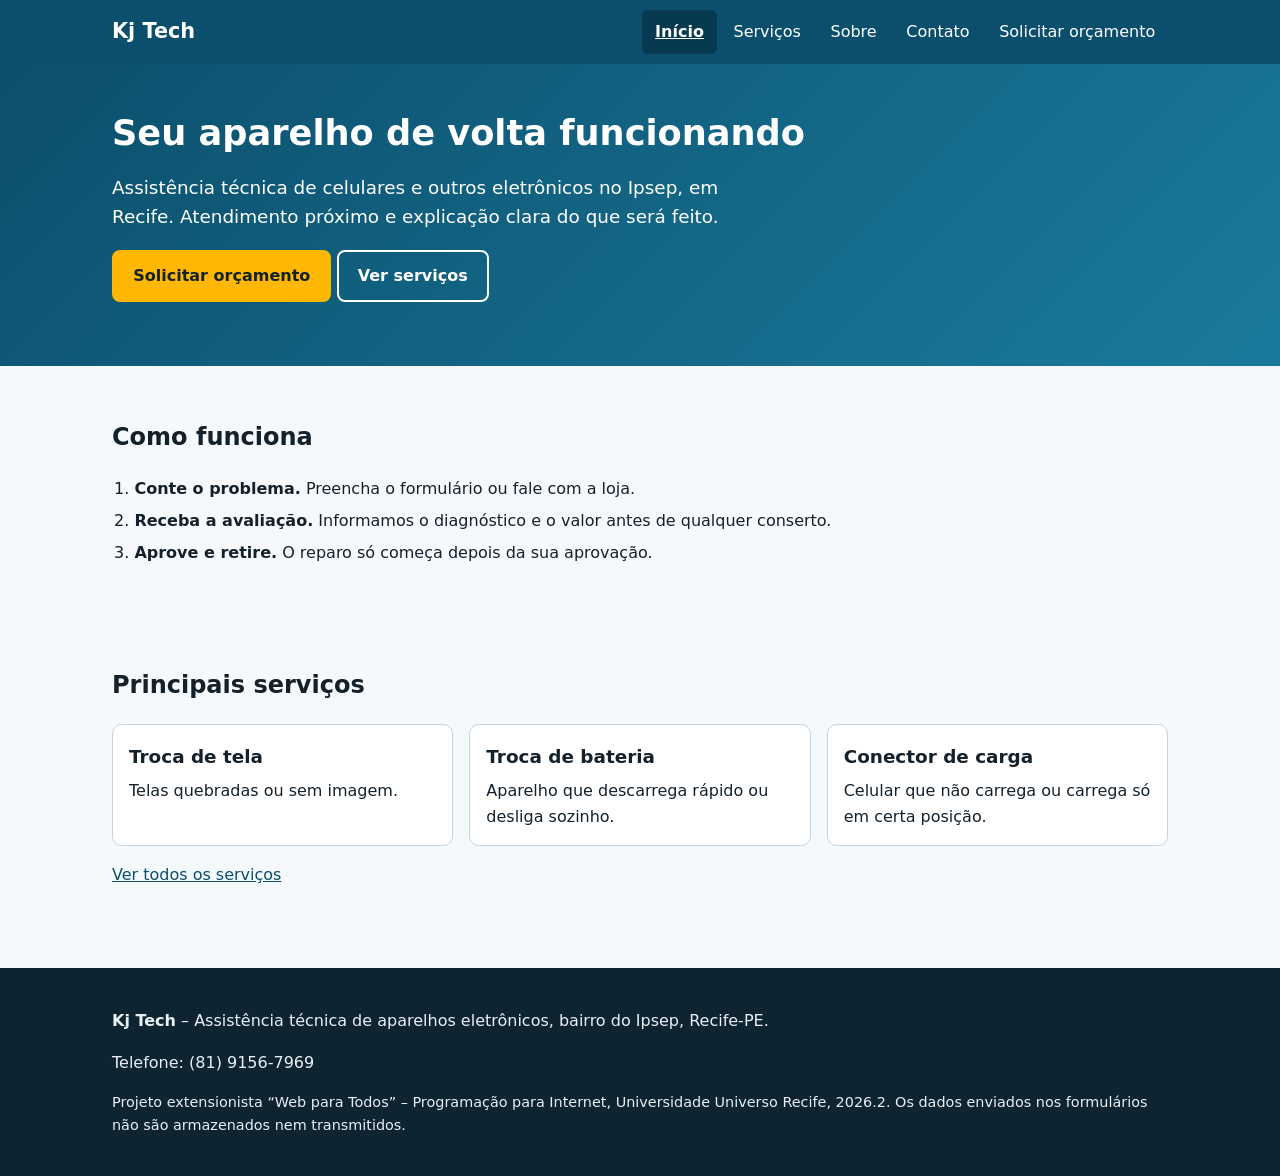
<file: index.html>
<!DOCTYPE html>
<html lang="pt-BR"><head><meta charset="UTF-8"><meta http-equiv="refresh" content="0; url=entrega-3/index.html"><title>Kj Tech</title></head>
<body><p><a href="entrega-3/index.html">Ir para o site da Kj Tech</a></p></body></html>
</file>
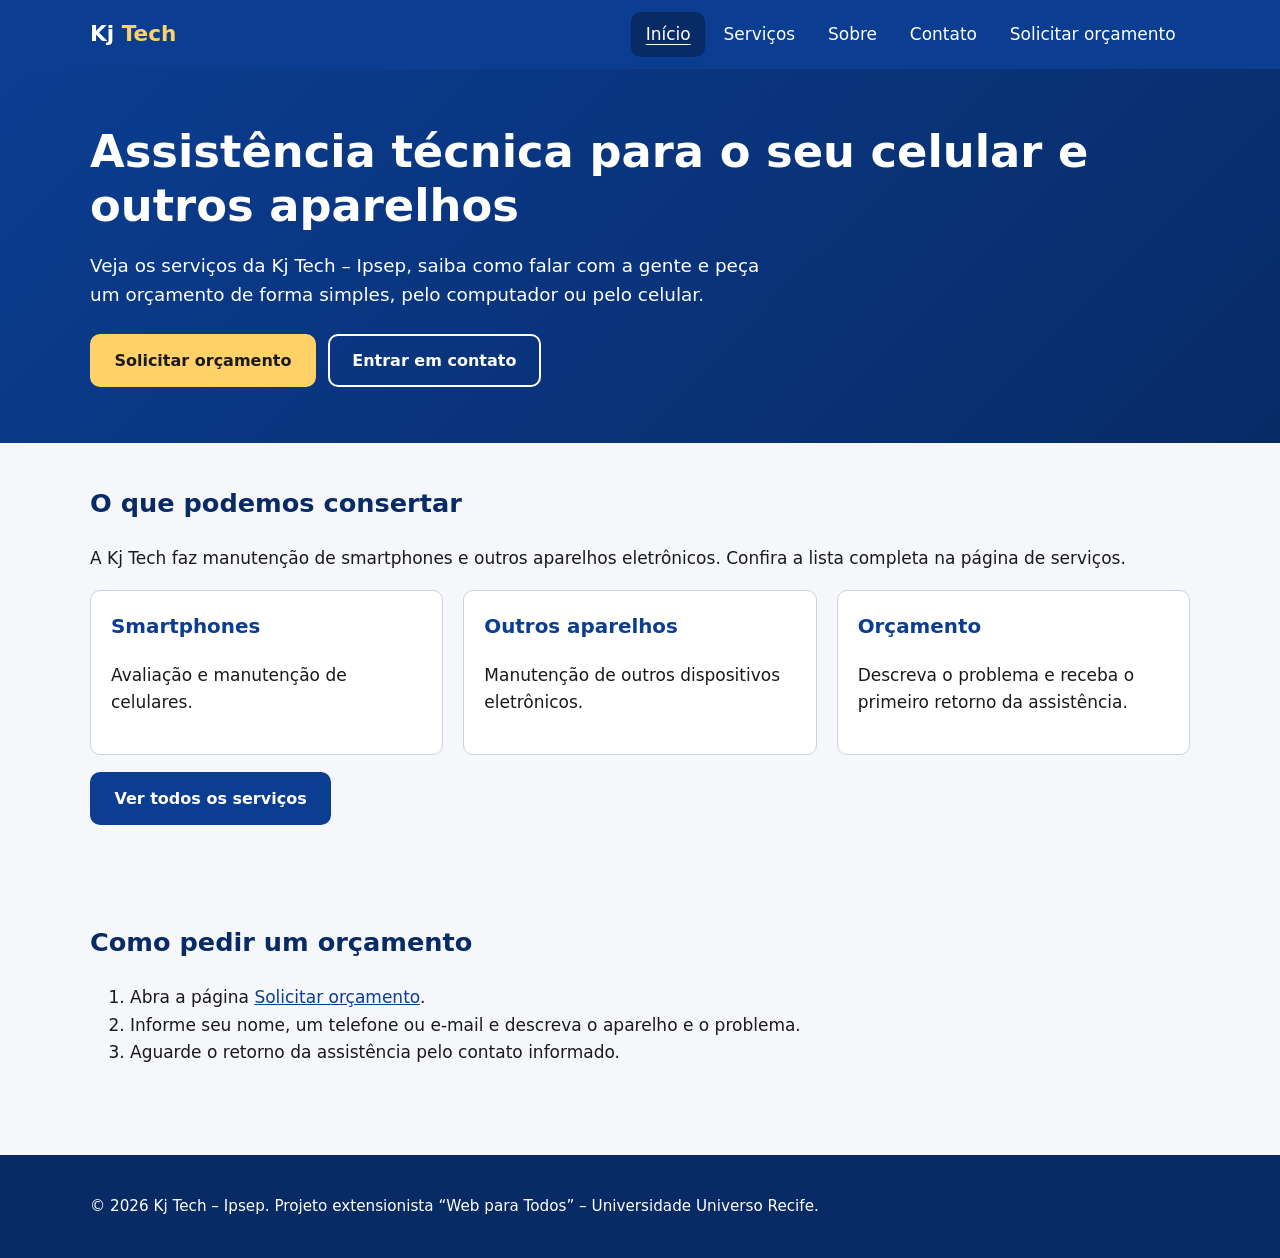
<file: entrega-2/index.html>
<!DOCTYPE html>
<html lang="pt-BR">
<head>
  <meta charset="UTF-8">
  <meta name="viewport" content="width=device-width, initial-scale=1">
  <meta name="description" content="Kj Tech – Ipsep: assistência técnica de smartphones e outros aparelhos eletrônicos.">
  <title>Kj Tech – Assistência Técnica | Início</title>
  <link rel="stylesheet" href="css/style.css">
</head>
<body>
  <a class="link-pular" href="#conteudo">Pular para o conteúdo</a>

  <header class="cabecalho">
    <div class="container">
      <a class="marca" href="index.html">Kj <span>Tech</span></a>
      <button class="menu-botao" id="menu-botao" aria-expanded="false" aria-controls="menu-principal">Menu</button>
      <nav class="menu" id="menu-principal" aria-label="Menu principal">
        <ul>
          <li><a href="index.html" aria-current="page">Início</a></li>
          <li><a href="servicos.html">Serviços</a></li>
          <li><a href="sobre.html">Sobre</a></li>
          <li><a href="contato.html">Contato</a></li>
          <li><a href="orcamento.html">Solicitar orçamento</a></li>
        </ul>
      </nav>
    </div>
  </header>

  <main id="conteudo">
    <section class="heroi" aria-labelledby="titulo-heroi">
      <div class="container">
        <h1 id="titulo-heroi">Assistência técnica para o seu celular e outros aparelhos</h1>
        <p>Veja os serviços da Kj Tech – Ipsep, saiba como falar com a gente e peça um orçamento de forma simples, pelo computador ou pelo celular.</p>
        <div class="acoes">
          <a class="botao" href="orcamento.html">Solicitar orçamento</a>
          <a class="botao botao-secundario" href="contato.html">Entrar em contato</a>
        </div>
      </div>
    </section>

    <section aria-labelledby="titulo-servicos">
      <div class="container">
        <h2 id="titulo-servicos">O que podemos consertar</h2>
        <p>A Kj Tech faz manutenção de smartphones e outros aparelhos eletrônicos. Confira a lista completa na página de serviços.</p>
        <div class="grade">
          <article class="card">
            <h3>Smartphones</h3>
            <p>Avaliação e manutenção de celulares.</p>
          </article>
          <article class="card">
            <h3>Outros aparelhos</h3>
            <p>Manutenção de outros dispositivos eletrônicos.</p>
          </article>
          <article class="card">
            <h3>Orçamento</h3>
            <p>Descreva o problema e receba o primeiro retorno da assistência.</p>
          </article>
        </div>
        <p><a class="botao botao-azul" href="servicos.html">Ver todos os serviços</a></p>
      </div>
    </section>

    <section aria-labelledby="titulo-como">
      <div class="container">
        <h2 id="titulo-como">Como pedir um orçamento</h2>
        <ol>
          <li>Abra a página <a href="orcamento.html">Solicitar orçamento</a>.</li>
          <li>Informe seu nome, um telefone ou e-mail e descreva o aparelho e o problema.</li>
          <li>Aguarde o retorno da assistência pelo contato informado.</li>
        </ol>
      </div>
    </section>
  </main>

  <footer class="rodape">
    <div class="container">
      <p>&copy; <span id="ano">2026</span> Kj Tech – Ipsep. Projeto extensionista “Web para Todos” – Universidade Universo Recife.</p>
    </div>
  </footer>

  <script src="js/script.js"></script>
</body>
</html>
</file>
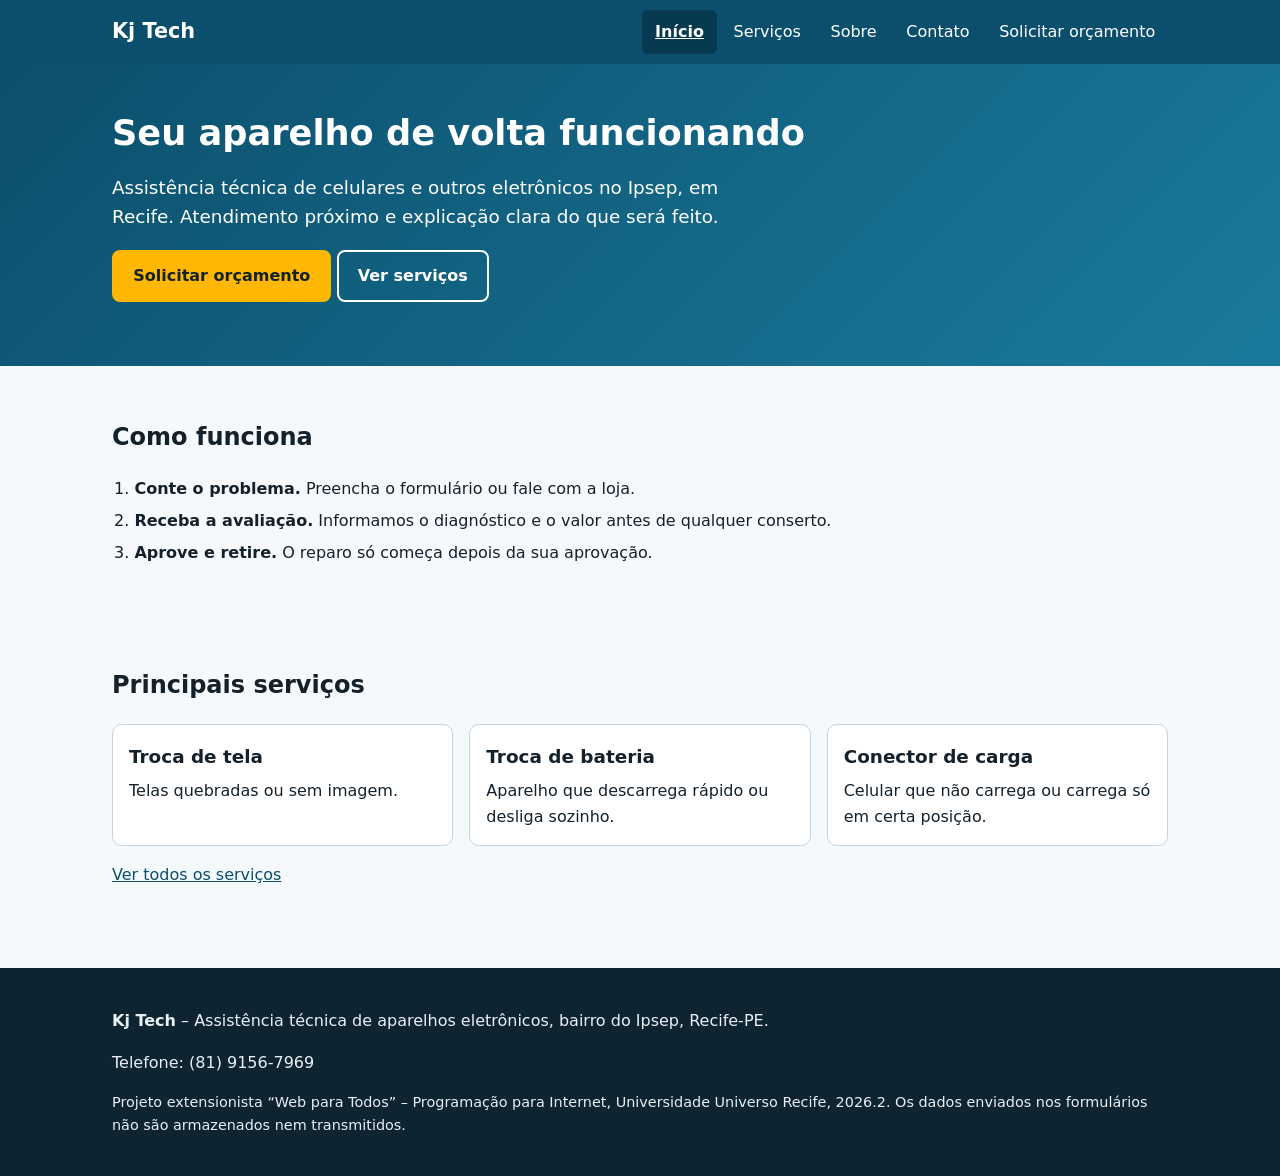
<file: entrega-3/index.html>
<!DOCTYPE html>
<html lang="pt-BR">
<head>
<meta charset="UTF-8">
<meta name="viewport" content="width=device-width, initial-scale=1">
<title>Início | Kj Tech – Assistência Técnica</title>
<meta name="description" content="Kj Tech: assistência técnica de celulares e eletrônicos no Ipsep, Recife. Conheça os serviços e peça um orçamento.">
<link rel="stylesheet" href="css/style.css">
</head>
<body>
<a class="skip" href="#conteudo">Ir para o conteúdo principal</a>
<header class="topo">
  <div class="wrap topo-in">
    <a class="marca" href="index.html"><span>Kj Tech</span></a>
    <button class="menu-btn" aria-expanded="false" aria-controls="menu">Menu</button>
    <nav aria-label="Navegação principal"><ul id="menu" class="menu"><li><a href="index.html" aria-current="page">Início</a></li><li><a href="servicos.html">Serviços</a></li><li><a href="sobre.html">Sobre</a></li><li><a href="contato.html">Contato</a></li><li><a href="orcamento.html">Solicitar orçamento</a></li></ul></nav>
  </div>
</header>
<main id="conteudo">

<section class="hero"><div class="wrap">
  <h1>Seu aparelho de volta funcionando</h1>
  <p class="lead">Assistência técnica de celulares e outros eletrônicos no Ipsep, em Recife. Atendimento próximo e explicação clara do que será feito.</p>
  <p><a class="btn" href="orcamento.html">Solicitar orçamento</a> <a class="btn sec" href="servicos.html">Ver serviços</a></p>
</div></section>
<section class="wrap bloco">
  <h2>Como funciona</h2>
  <ol class="passos">
    <li><strong>Conte o problema.</strong> Preencha o formulário ou fale com a loja.</li>
    <li><strong>Receba a avaliação.</strong> Informamos o diagnóstico e o valor antes de qualquer conserto.</li>
    <li><strong>Aprove e retire.</strong> O reparo só começa depois da sua aprovação.</li>
  </ol>
</section>
<section class="wrap bloco">
  <h2>Principais serviços</h2>
  <ul class="cards">
    <li class="card"><h3>Troca de tela</h3><p>Telas quebradas ou sem imagem.</p></li>
    <li class="card"><h3>Troca de bateria</h3><p>Aparelho que descarrega rápido ou desliga sozinho.</p></li>
    <li class="card"><h3>Conector de carga</h3><p>Celular que não carrega ou carrega só em certa posição.</p></li>
  </ul>
  <p><a href="servicos.html">Ver todos os serviços</a></p>
</section>
</main>
<footer class="rodape">
  <div class="wrap">
    <p><strong>Kj Tech</strong> – Assistência técnica de aparelhos eletrônicos, bairro do Ipsep, Recife-PE.</p>
    <p>Telefone: <span data-contato="telefone">a confirmar</span></p>
    <p class="peq">Projeto extensionista “Web para Todos” – Programação para Internet, Universidade Universo Recife, 2026.2. Os dados enviados nos formulários não são armazenados nem transmitidos.</p>
  </div>
</footer>
<script src="js/config.js"></script>
<script src="js/main.js"></script>
</body>
</html>
</file>
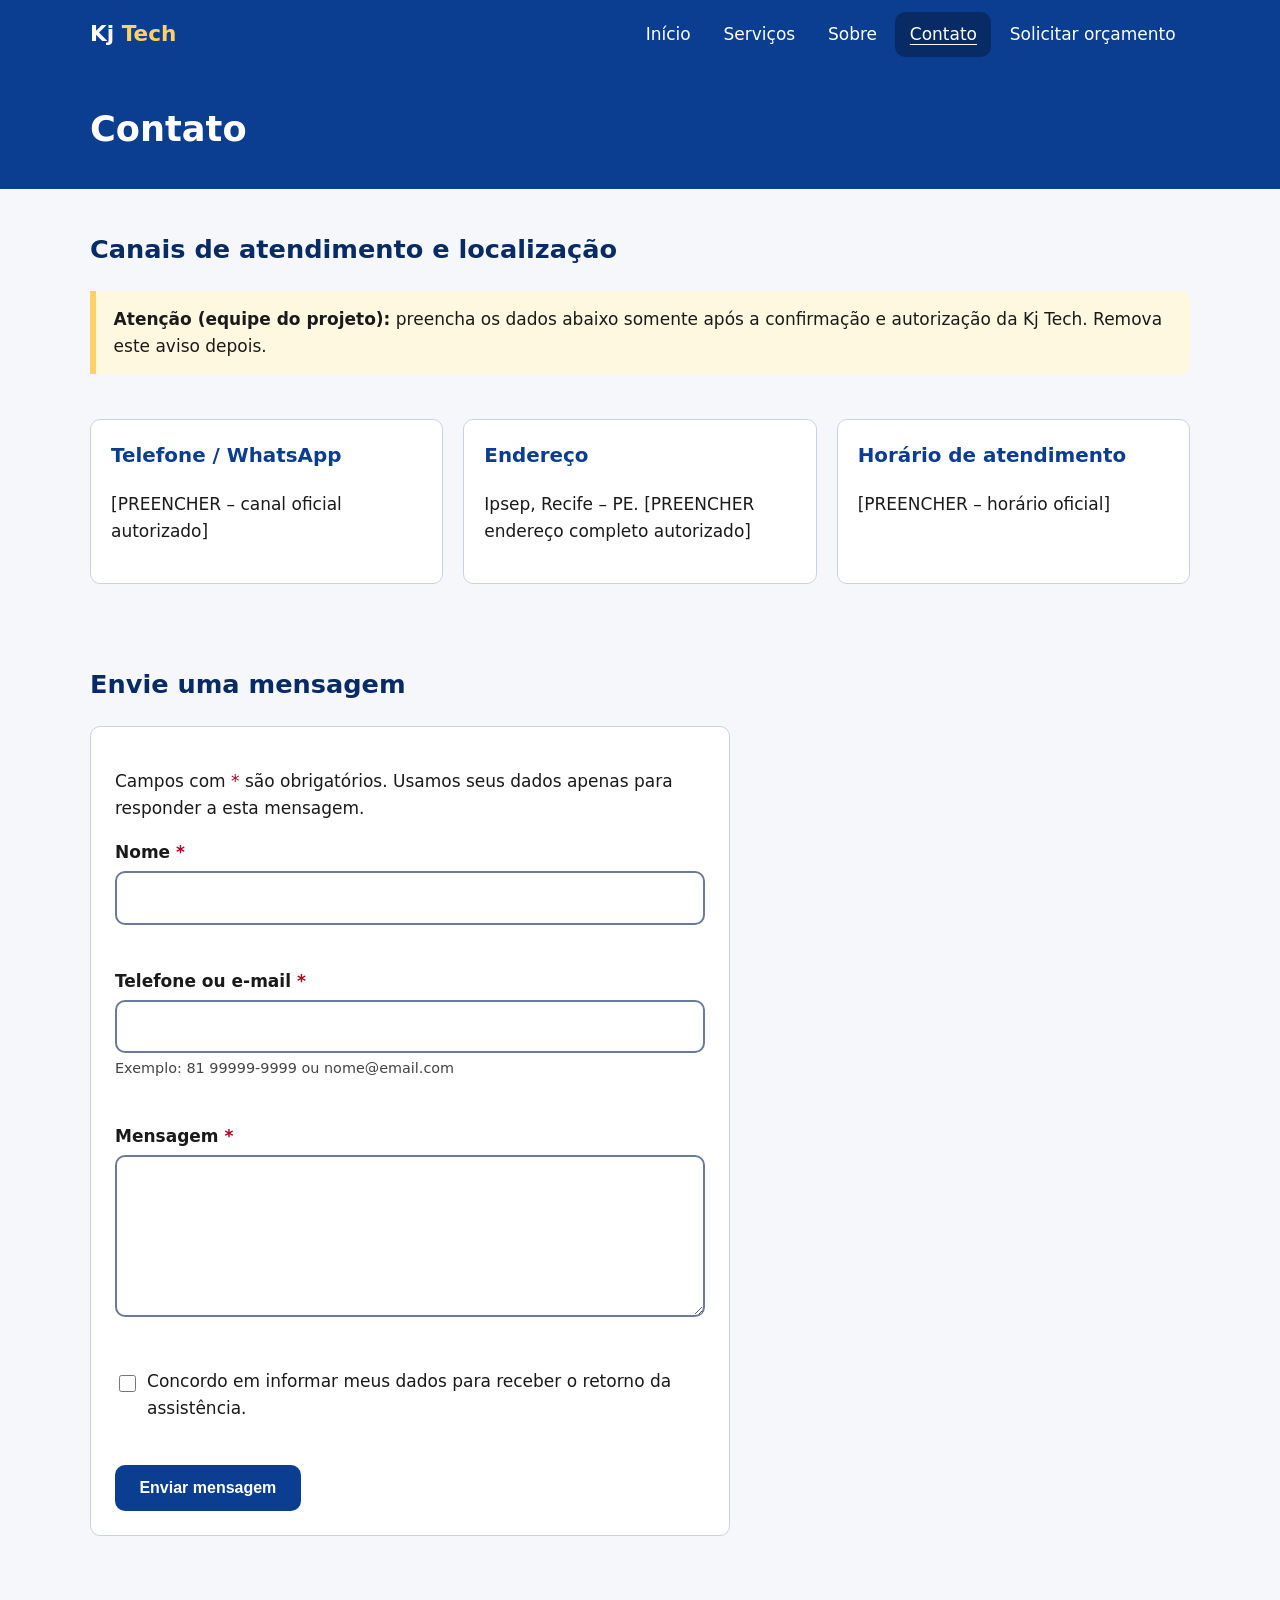
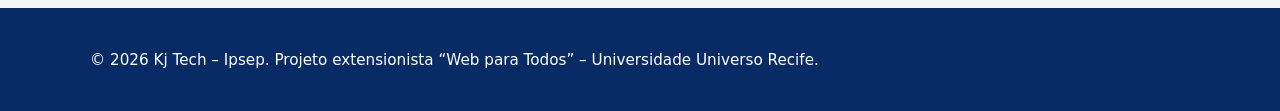
<file: entrega-2/contato.html>
<!DOCTYPE html>
<html lang="pt-BR">
<head>
  <meta charset="UTF-8">
  <meta name="viewport" content="width=device-width, initial-scale=1">
  <meta name="description" content="Contato e localização da Kj Tech – Ipsep.">
  <title>Kj Tech – Assistência Técnica | Contato</title>
  <link rel="stylesheet" href="css/style.css">
</head>
<body>
  <a class="link-pular" href="#conteudo">Pular para o conteúdo</a>

  <header class="cabecalho">
    <div class="container">
      <a class="marca" href="index.html">Kj <span>Tech</span></a>
      <button class="menu-botao" id="menu-botao" aria-expanded="false" aria-controls="menu-principal">Menu</button>
      <nav class="menu" id="menu-principal" aria-label="Menu principal">
        <ul>
          <li><a href="index.html">Início</a></li>
          <li><a href="servicos.html">Serviços</a></li>
          <li><a href="sobre.html">Sobre</a></li>
          <li><a href="contato.html" aria-current="page">Contato</a></li>
          <li><a href="orcamento.html">Solicitar orçamento</a></li>
        </ul>
      </nav>
    </div>
  </header>

  <main id="conteudo">
    <div class="titulo-pagina">
      <div class="container"><h1>Contato</h1></div>
    </div>

    <section aria-labelledby="titulo-canais">
      <div class="container">
        <h2 id="titulo-canais">Canais de atendimento e localização</h2>
        <p class="aviso">
          <strong>Atenção (equipe do projeto):</strong> preencha os dados abaixo somente após a
          confirmação e autorização da Kj Tech. Remova este aviso depois.
        </p>
        <br>
        <div class="grade">
          <article class="card">
            <h3>Telefone / WhatsApp</h3>
            <p>[PREENCHER – canal oficial autorizado]</p>
          </article>
          <article class="card">
            <h3>Endereço</h3>
            <p>Ipsep, Recife – PE. [PREENCHER endereço completo autorizado]</p>
          </article>
          <article class="card">
            <h3>Horário de atendimento</h3>
            <p>[PREENCHER – horário oficial]</p>
          </article>
        </div>
      </div>
    </section>

    <section aria-labelledby="titulo-form">
      <div class="container">
        <h2 id="titulo-form">Envie uma mensagem</h2>
        <form class="formulario" data-validar novalidate>
          <p class="ajuda">Campos com <span class="obrigatorio" style="color:#b00020">*</span> são obrigatórios. Usamos seus dados apenas para responder a esta mensagem.</p>

          <div class="campo">
            <label for="nome">Nome <span class="obrigatorio" aria-hidden="true">*</span></label>
            <input type="text" id="nome" name="nome" autocomplete="name" required aria-describedby="nome-erro" data-min="3" data-msg-obrigatorio="Informe seu nome.">
            <p class="erro" id="nome-erro" aria-live="polite"></p>
          </div>

          <div class="campo">
            <label for="contato">Telefone ou e-mail <span class="obrigatorio" aria-hidden="true">*</span></label>
            <input type="text" id="contato" name="contato" required aria-describedby="contato-ajuda contato-erro" data-tipo="contato" data-msg-obrigatorio="Informe um telefone ou e-mail para retorno.">
            <p class="ajuda" id="contato-ajuda">Exemplo: 81 99999-9999 ou nome@email.com</p>
            <p class="erro" id="contato-erro" aria-live="polite"></p>
          </div>

          <div class="campo">
            <label for="mensagem">Mensagem <span class="obrigatorio" aria-hidden="true">*</span></label>
            <textarea id="mensagem" name="mensagem" rows="5" required aria-describedby="mensagem-erro" data-min="10" data-msg-obrigatorio="Escreva sua mensagem."></textarea>
            <p class="erro" id="mensagem-erro" aria-live="polite"></p>
          </div>

          <div class="campo campo-check">
            <label for="aceite-contato">
              <input type="checkbox" id="aceite-contato" name="aceite" required aria-describedby="aceite-contato-erro" data-msg-obrigatorio="Marque a caixa para concordar com o uso dos dados.">
              <span>Concordo em informar meus dados para receber o retorno da assistência.</span>
            </label>
            <p class="erro" id="aceite-contato-erro" aria-live="polite"></p>
          </div>

          <button type="submit" class="botao botao-azul">Enviar mensagem</button>
          <div class="mensagem oculto" role="status" aria-live="polite"></div>
        </form>
      </div>
    </section>
  </main>

  <footer class="rodape">
    <div class="container">
      <p>&copy; <span id="ano">2026</span> Kj Tech – Ipsep. Projeto extensionista “Web para Todos” – Universidade Universo Recife.</p>
    </div>
  </footer>

  <script src="js/script.js"></script>
</body>
</html>
</file>
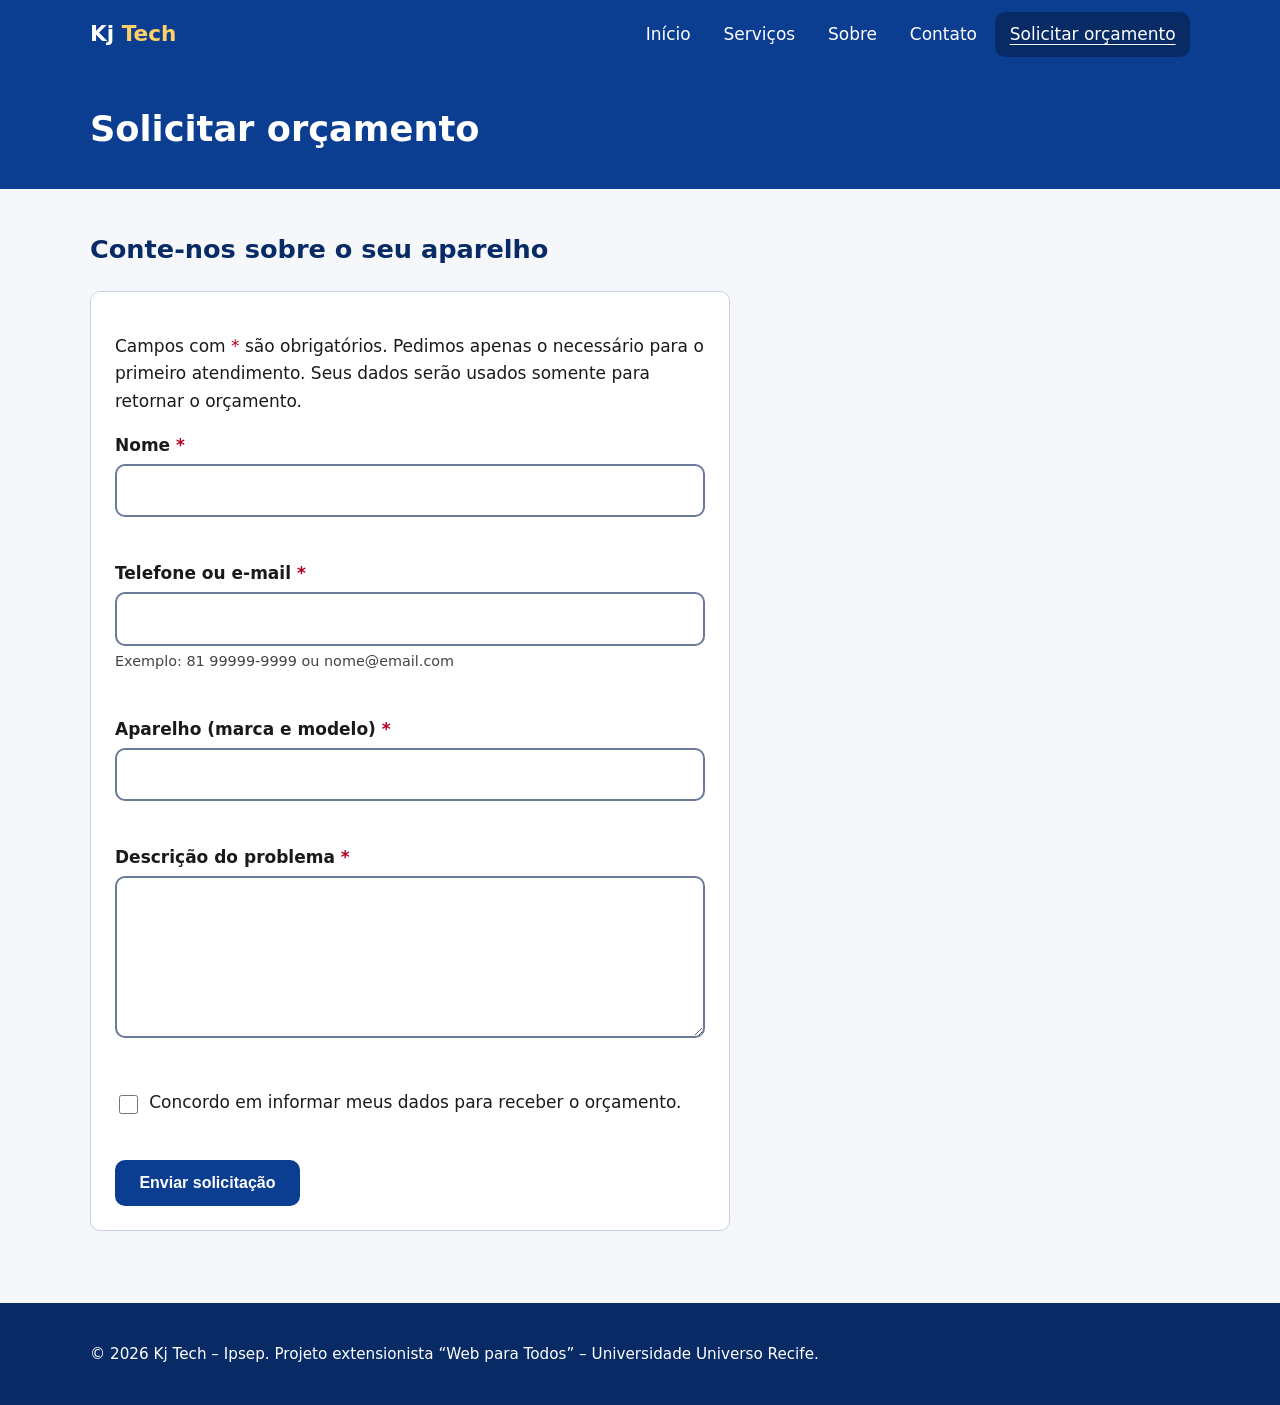
<file: entrega-2/orcamento.html>
<!DOCTYPE html>
<html lang="pt-BR">
<head>
  <meta charset="UTF-8">
  <meta name="viewport" content="width=device-width, initial-scale=1">
  <meta name="description" content="Solicite um orçamento de assistência técnica na Kj Tech – Ipsep.">
  <title>Kj Tech – Assistência Técnica | Solicitar orçamento</title>
  <link rel="stylesheet" href="css/style.css">
</head>
<body>
  <a class="link-pular" href="#conteudo">Pular para o conteúdo</a>

  <header class="cabecalho">
    <div class="container">
      <a class="marca" href="index.html">Kj <span>Tech</span></a>
      <button class="menu-botao" id="menu-botao" aria-expanded="false" aria-controls="menu-principal">Menu</button>
      <nav class="menu" id="menu-principal" aria-label="Menu principal">
        <ul>
          <li><a href="index.html">Início</a></li>
          <li><a href="servicos.html">Serviços</a></li>
          <li><a href="sobre.html">Sobre</a></li>
          <li><a href="contato.html">Contato</a></li>
          <li><a href="orcamento.html" aria-current="page">Solicitar orçamento</a></li>
        </ul>
      </nav>
    </div>
  </header>

  <main id="conteudo">
    <div class="titulo-pagina">
      <div class="container"><h1>Solicitar orçamento</h1></div>
    </div>

    <section aria-labelledby="titulo-form">
      <div class="container">
        <h2 id="titulo-form">Conte-nos sobre o seu aparelho</h2>
        <form class="formulario" data-validar novalidate>
          <p class="ajuda">Campos com <span class="obrigatorio" style="color:#b00020">*</span> são obrigatórios. Pedimos apenas o necessário para o primeiro atendimento. Seus dados serão usados somente para retornar o orçamento.</p>

          <div class="campo">
            <label for="nome">Nome <span class="obrigatorio" aria-hidden="true">*</span></label>
            <input type="text" id="nome" name="nome" autocomplete="name" required aria-describedby="nome-erro" data-min="3" data-msg-obrigatorio="Informe seu nome.">
            <p class="erro" id="nome-erro" aria-live="polite"></p>
          </div>

          <div class="campo">
            <label for="contato">Telefone ou e-mail <span class="obrigatorio" aria-hidden="true">*</span></label>
            <input type="text" id="contato" name="contato" required aria-describedby="contato-ajuda contato-erro" data-tipo="contato" data-msg-obrigatorio="Informe um telefone ou e-mail para retorno.">
            <p class="ajuda" id="contato-ajuda">Exemplo: 81 99999-9999 ou nome@email.com</p>
            <p class="erro" id="contato-erro" aria-live="polite"></p>
          </div>

          <div class="campo">
            <label for="aparelho">Aparelho (marca e modelo) <span class="obrigatorio" aria-hidden="true">*</span></label>
            <input type="text" id="aparelho" name="aparelho" required aria-describedby="aparelho-erro" data-msg-obrigatorio="Informe a marca e o modelo do aparelho.">
            <p class="erro" id="aparelho-erro" aria-live="polite"></p>
          </div>

          <div class="campo">
            <label for="problema">Descrição do problema <span class="obrigatorio" aria-hidden="true">*</span></label>
            <textarea id="problema" name="problema" rows="5" required aria-describedby="problema-erro" data-min="10" data-msg-obrigatorio="Descreva o problema do aparelho."></textarea>
            <p class="erro" id="problema-erro" aria-live="polite"></p>
          </div>

          <div class="campo campo-check">
            <label for="aceite">
              <input type="checkbox" id="aceite" name="aceite" required aria-describedby="aceite-erro" data-msg-obrigatorio="Marque a caixa para concordar com o uso dos dados.">
              <span>Concordo em informar meus dados para receber o orçamento.</span>
            </label>
            <p class="erro" id="aceite-erro" aria-live="polite"></p>
          </div>

          <button type="submit" class="botao botao-azul">Enviar solicitação</button>
          <div class="mensagem oculto" role="status" aria-live="polite"></div>
        </form>
      </div>
    </section>
  </main>

  <footer class="rodape">
    <div class="container">
      <p>&copy; <span id="ano">2026</span> Kj Tech – Ipsep. Projeto extensionista “Web para Todos” – Universidade Universo Recife.</p>
    </div>
  </footer>

  <script src="js/script.js"></script>
</body>
</html>
</file>
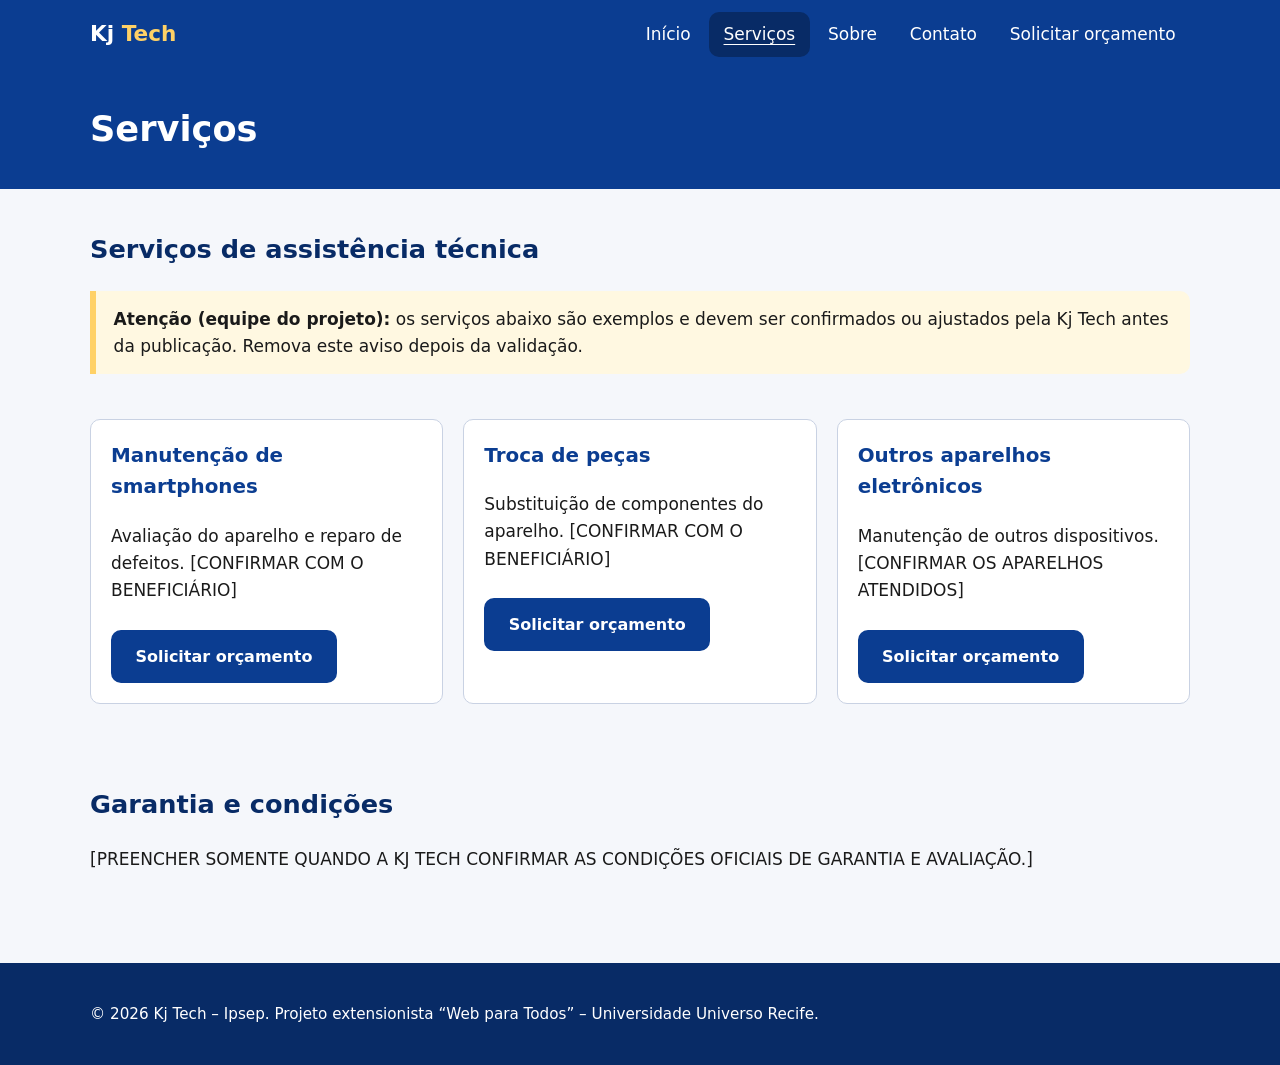
<file: entrega-2/servicos.html>
<!DOCTYPE html>
<html lang="pt-BR">
<head>
  <meta charset="UTF-8">
  <meta name="viewport" content="width=device-width, initial-scale=1">
  <meta name="description" content="Serviços de assistência técnica da Kj Tech – Ipsep.">
  <title>Kj Tech – Assistência Técnica | Serviços</title>
  <link rel="stylesheet" href="css/style.css">
</head>
<body>
  <a class="link-pular" href="#conteudo">Pular para o conteúdo</a>

  <header class="cabecalho">
    <div class="container">
      <a class="marca" href="index.html">Kj <span>Tech</span></a>
      <button class="menu-botao" id="menu-botao" aria-expanded="false" aria-controls="menu-principal">Menu</button>
      <nav class="menu" id="menu-principal" aria-label="Menu principal">
        <ul>
          <li><a href="index.html">Início</a></li>
          <li><a href="servicos.html" aria-current="page">Serviços</a></li>
          <li><a href="sobre.html">Sobre</a></li>
          <li><a href="contato.html">Contato</a></li>
          <li><a href="orcamento.html">Solicitar orçamento</a></li>
        </ul>
      </nav>
    </div>
  </header>

  <main id="conteudo">
    <div class="titulo-pagina">
      <div class="container"><h1>Serviços</h1></div>
    </div>

    <section aria-labelledby="titulo-lista">
      <div class="container">
        <h2 id="titulo-lista">Serviços de assistência técnica</h2>
        <p class="aviso">
          <strong>Atenção (equipe do projeto):</strong> os serviços abaixo são exemplos e devem ser
          confirmados ou ajustados pela Kj Tech antes da publicação. Remova este aviso depois da validação.
        </p>
        <br>
        <div class="grade">
          <article class="card">
            <h3>Manutenção de smartphones</h3>
            <p>Avaliação do aparelho e reparo de defeitos. [CONFIRMAR COM O BENEFICIÁRIO]</p>
            <a class="botao botao-azul" href="orcamento.html">Solicitar orçamento</a>
          </article>
          <article class="card">
            <h3>Troca de peças</h3>
            <p>Substituição de componentes do aparelho. [CONFIRMAR COM O BENEFICIÁRIO]</p>
            <a class="botao botao-azul" href="orcamento.html">Solicitar orçamento</a>
          </article>
          <article class="card">
            <h3>Outros aparelhos eletrônicos</h3>
            <p>Manutenção de outros dispositivos. [CONFIRMAR OS APARELHOS ATENDIDOS]</p>
            <a class="botao botao-azul" href="orcamento.html">Solicitar orçamento</a>
          </article>
        </div>
      </div>
    </section>

    <section aria-labelledby="titulo-garantia">
      <div class="container">
        <h2 id="titulo-garantia">Garantia e condições</h2>
        <p>[PREENCHER SOMENTE QUANDO A KJ TECH CONFIRMAR AS CONDIÇÕES OFICIAIS DE GARANTIA E AVALIAÇÃO.]</p>
      </div>
    </section>
  </main>

  <footer class="rodape">
    <div class="container">
      <p>&copy; <span id="ano">2026</span> Kj Tech – Ipsep. Projeto extensionista “Web para Todos” – Universidade Universo Recife.</p>
    </div>
  </footer>

  <script src="js/script.js"></script>
</body>
</html>
</file>
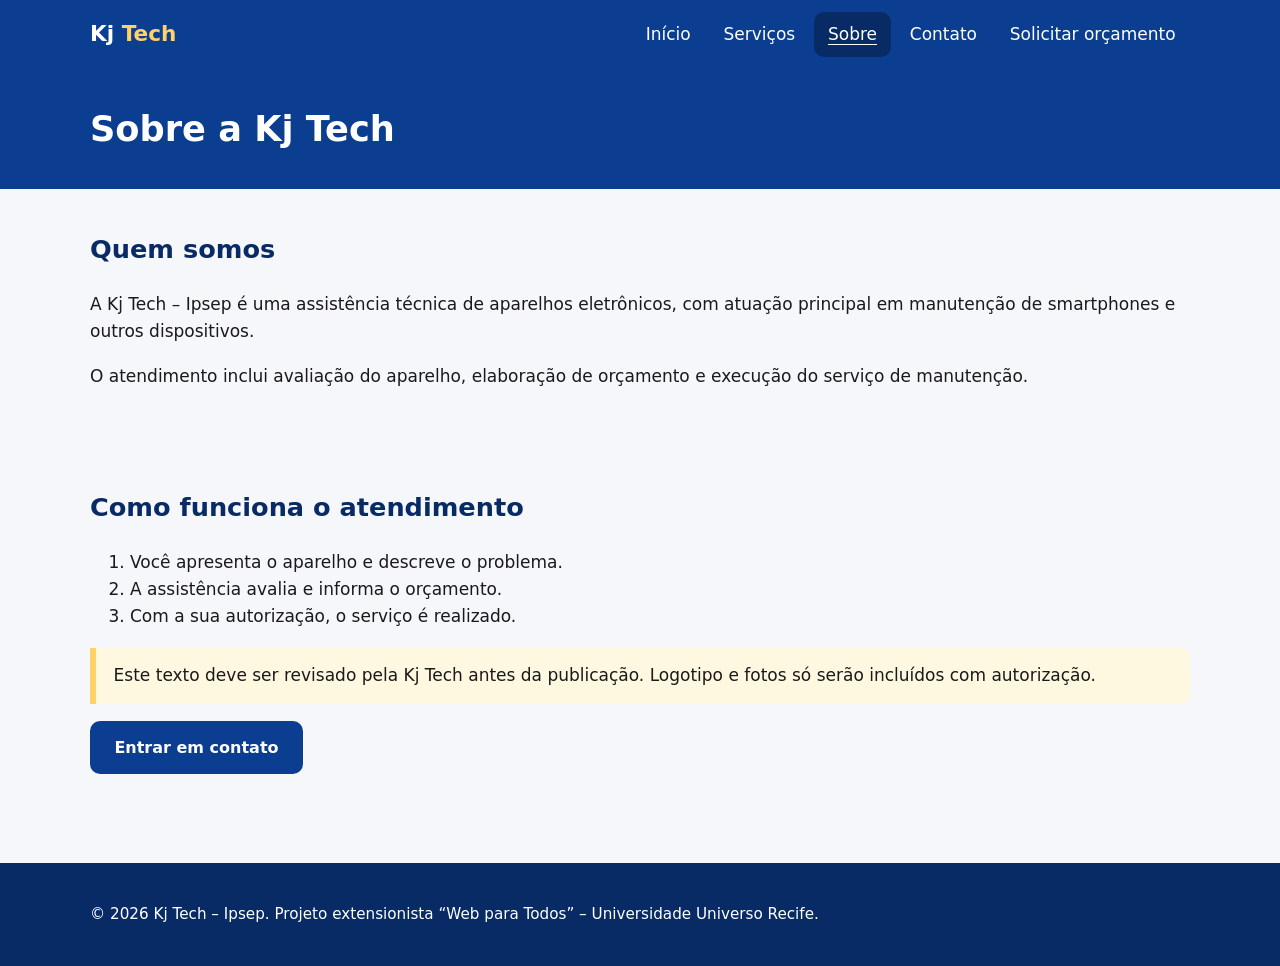
<file: entrega-2/sobre.html>
<!DOCTYPE html>
<html lang="pt-BR">
<head>
  <meta charset="UTF-8">
  <meta name="viewport" content="width=device-width, initial-scale=1">
  <meta name="description" content="Conheça a Kj Tech – Ipsep, assistência técnica de aparelhos eletrônicos.">
  <title>Kj Tech – Assistência Técnica | Sobre</title>
  <link rel="stylesheet" href="css/style.css">
</head>
<body>
  <a class="link-pular" href="#conteudo">Pular para o conteúdo</a>

  <header class="cabecalho">
    <div class="container">
      <a class="marca" href="index.html">Kj <span>Tech</span></a>
      <button class="menu-botao" id="menu-botao" aria-expanded="false" aria-controls="menu-principal">Menu</button>
      <nav class="menu" id="menu-principal" aria-label="Menu principal">
        <ul>
          <li><a href="index.html">Início</a></li>
          <li><a href="servicos.html">Serviços</a></li>
          <li><a href="sobre.html" aria-current="page">Sobre</a></li>
          <li><a href="contato.html">Contato</a></li>
          <li><a href="orcamento.html">Solicitar orçamento</a></li>
        </ul>
      </nav>
    </div>
  </header>

  <main id="conteudo">
    <div class="titulo-pagina">
      <div class="container"><h1>Sobre a Kj Tech</h1></div>
    </div>

    <section aria-labelledby="titulo-quem">
      <div class="container">
        <h2 id="titulo-quem">Quem somos</h2>
        <p>A Kj Tech – Ipsep é uma assistência técnica de aparelhos eletrônicos, com atuação principal em manutenção de smartphones e outros dispositivos.</p>
        <p>O atendimento inclui avaliação do aparelho, elaboração de orçamento e execução do serviço de manutenção.</p>
      </div>
    </section>

    <section aria-labelledby="titulo-atendimento">
      <div class="container">
        <h2 id="titulo-atendimento">Como funciona o atendimento</h2>
        <ol>
          <li>Você apresenta o aparelho e descreve o problema.</li>
          <li>A assistência avalia e informa o orçamento.</li>
          <li>Com a sua autorização, o serviço é realizado.</li>
        </ol>
        <p class="aviso">Este texto deve ser revisado pela Kj Tech antes da publicação. Logotipo e fotos só serão incluídos com autorização.</p>
        <p><a class="botao botao-azul" href="contato.html">Entrar em contato</a></p>
      </div>
    </section>
  </main>

  <footer class="rodape">
    <div class="container">
      <p>&copy; <span id="ano">2026</span> Kj Tech – Ipsep. Projeto extensionista “Web para Todos” – Universidade Universo Recife.</p>
    </div>
  </footer>

  <script src="js/script.js"></script>
</body>
</html>
</file>
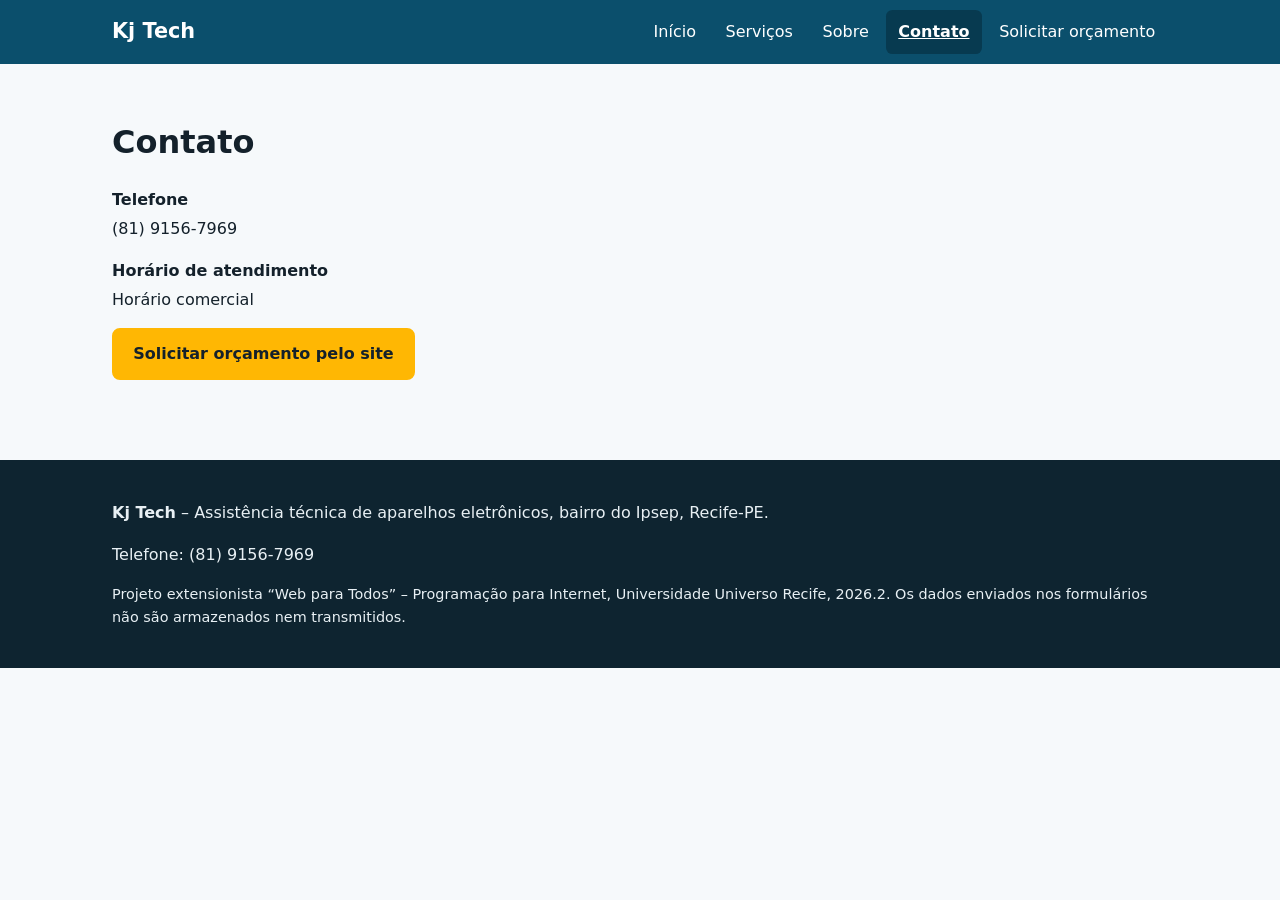
<file: entrega-3/contato.html>
<!DOCTYPE html>
<html lang="pt-BR">
<head>
<meta charset="UTF-8">
<meta name="viewport" content="width=device-width, initial-scale=1">
<title>Contato | Kj Tech – Assistência Técnica</title>
<meta name="description" content="Telefone e horário de atendimento da Kj Tech.">
<link rel="stylesheet" href="css/style.css">
</head>
<body>
<a class="skip" href="#conteudo">Ir para o conteúdo principal</a>
<header class="topo">
  <div class="wrap topo-in">
    <a class="marca" href="index.html"><span>Kj Tech</span></a>
    <button class="menu-btn" aria-expanded="false" aria-controls="menu">Menu</button>
    <nav aria-label="Navegação principal"><ul id="menu" class="menu"><li><a href="index.html">Início</a></li><li><a href="servicos.html">Serviços</a></li><li><a href="sobre.html">Sobre</a></li><li><a href="contato.html" aria-current="page">Contato</a></li><li><a href="orcamento.html">Solicitar orçamento</a></li></ul></nav>
  </div>
</header>
<main id="conteudo">

<section class="wrap bloco">
  <h1>Contato</h1>
  <dl class="dados">
    <dt>Telefone</dt><dd data-contato="telefone">a confirmar</dd>
    <dt>Horário de atendimento</dt><dd data-contato="horario">Horário comercial</dd>
  </dl>
  <p><a class="btn" href="orcamento.html">Solicitar orçamento pelo site</a></p>
  <p id="zap" hidden><a class="btn sec" id="zap-link" href="#">Falar pelo WhatsApp</a></p>
</section>
</main>
<footer class="rodape">
  <div class="wrap">
    <p><strong>Kj Tech</strong> – Assistência técnica de aparelhos eletrônicos, bairro do Ipsep, Recife-PE.</p>
    <p>Telefone: <span data-contato="telefone">a confirmar</span></p>
    <p class="peq">Projeto extensionista “Web para Todos” – Programação para Internet, Universidade Universo Recife, 2026.2. Os dados enviados nos formulários não são armazenados nem transmitidos.</p>
  </div>
</footer>
<script src="js/config.js"></script>
<script src="js/main.js"></script>
</body>
</html>
</file>
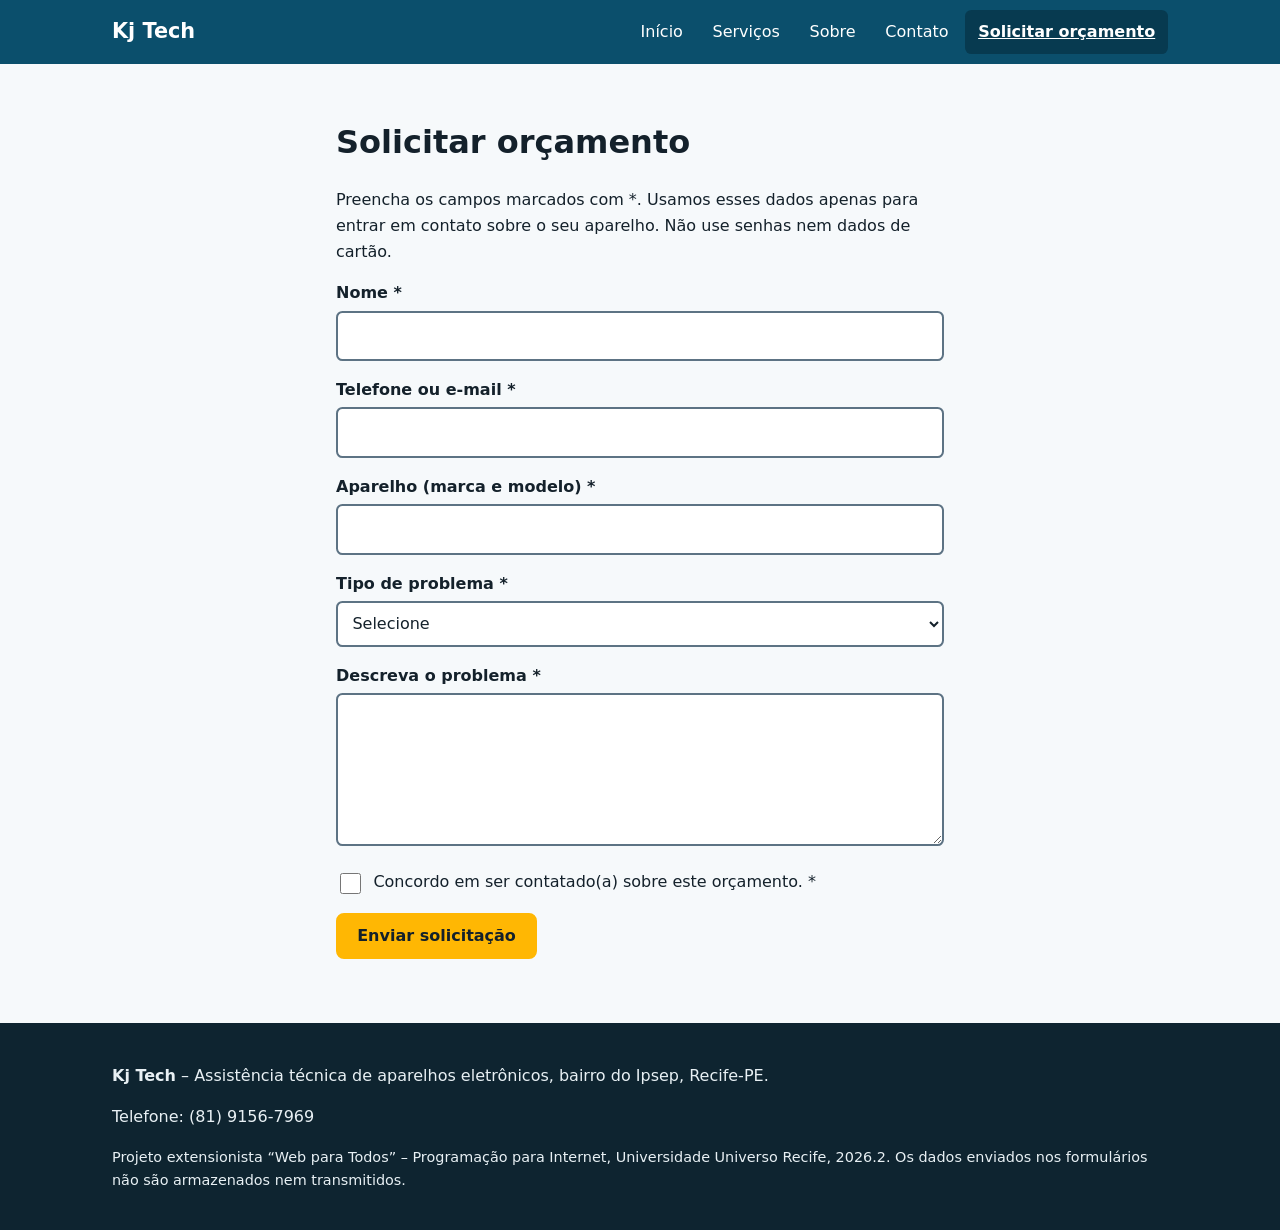
<file: entrega-3/orcamento.html>
<!DOCTYPE html>
<html lang="pt-BR">
<head>
<meta charset="UTF-8">
<meta name="viewport" content="width=device-width, initial-scale=1">
<title>Solicitar orçamento | Kj Tech – Assistência Técnica</title>
<meta name="description" content="Formulário para solicitar um orçamento de reparo à Kj Tech.">
<link rel="stylesheet" href="css/style.css">
</head>
<body>
<a class="skip" href="#conteudo">Ir para o conteúdo principal</a>
<header class="topo">
  <div class="wrap topo-in">
    <a class="marca" href="index.html"><span>Kj Tech</span></a>
    <button class="menu-btn" aria-expanded="false" aria-controls="menu">Menu</button>
    <nav aria-label="Navegação principal"><ul id="menu" class="menu"><li><a href="index.html">Início</a></li><li><a href="servicos.html">Serviços</a></li><li><a href="sobre.html">Sobre</a></li><li><a href="contato.html">Contato</a></li><li><a href="orcamento.html" aria-current="page">Solicitar orçamento</a></li></ul></nav>
  </div>
</header>
<main id="conteudo">

<section class="wrap bloco estreito">
  <h1>Solicitar orçamento</h1>
  <p>Preencha os campos marcados com <span aria-hidden="true">*</span><span class="sr">asterisco</span>. Usamos esses dados apenas para entrar em contato sobre o seu aparelho. Não use senhas nem dados de cartão.</p>
  <form id="form-orc" novalidate>
    <div class="campo">
      <label for="nome">Nome <span aria-hidden="true">*</span></label>
      <input id="nome" name="nome" type="text" autocomplete="name" required aria-describedby="e-nome">
      <p class="erro" id="e-nome" hidden></p>
    </div>
    <div class="campo">
      <label for="contato">Telefone ou e-mail <span aria-hidden="true">*</span></label>
      <input id="contato" name="contato" type="text" autocomplete="off" required aria-describedby="e-contato">
      <p class="erro" id="e-contato" hidden></p>
    </div>
    <div class="campo">
      <label for="aparelho">Aparelho (marca e modelo) <span aria-hidden="true">*</span></label>
      <input id="aparelho" name="aparelho" type="text" required aria-describedby="e-aparelho">
      <p class="erro" id="e-aparelho" hidden></p>
    </div>
    <div class="campo">
      <label for="servico">Tipo de problema <span aria-hidden="true">*</span></label>
      <select id="servico" name="servico" required aria-describedby="e-servico">
        <option value="">Selecione</option>
        <option>Tela</option><option>Bateria</option><option>Conector de carga</option>
        <option>Software e sistema</option><option>Aparelho molhado</option><option>Áudio e câmera</option><option>Outro</option>
      </select>
      <p class="erro" id="e-servico" hidden></p>
    </div>
    <div class="campo">
      <label for="descricao">Descreva o problema <span aria-hidden="true">*</span></label>
      <textarea id="descricao" name="descricao" rows="5" required minlength="10" aria-describedby="e-descricao"></textarea>
      <p class="erro" id="e-descricao" hidden></p>
    </div>
    <div class="campo check">
      <input id="aceite" name="aceite" type="checkbox" required aria-describedby="e-aceite">
      <label for="aceite">Concordo em ser contatado(a) sobre este orçamento. <span aria-hidden="true">*</span></label>
      <p class="erro" id="e-aceite" hidden></p>
    </div>
    <p id="resumo-erros" class="erro-geral" role="alert" hidden></p>
    <button class="btn" type="submit">Enviar solicitação</button>
  </form>
  <div id="sucesso" class="ok" role="status" tabindex="-1" hidden>
    <h2>Solicitação preparada</h2>
    <p id="sucesso-txt"></p>
  </div>
</section>
</main>
<footer class="rodape">
  <div class="wrap">
    <p><strong>Kj Tech</strong> – Assistência técnica de aparelhos eletrônicos, bairro do Ipsep, Recife-PE.</p>
    <p>Telefone: <span data-contato="telefone">a confirmar</span></p>
    <p class="peq">Projeto extensionista “Web para Todos” – Programação para Internet, Universidade Universo Recife, 2026.2. Os dados enviados nos formulários não são armazenados nem transmitidos.</p>
  </div>
</footer>
<script src="js/config.js"></script>
<script src="js/main.js"></script>
</body>
</html>
</file>
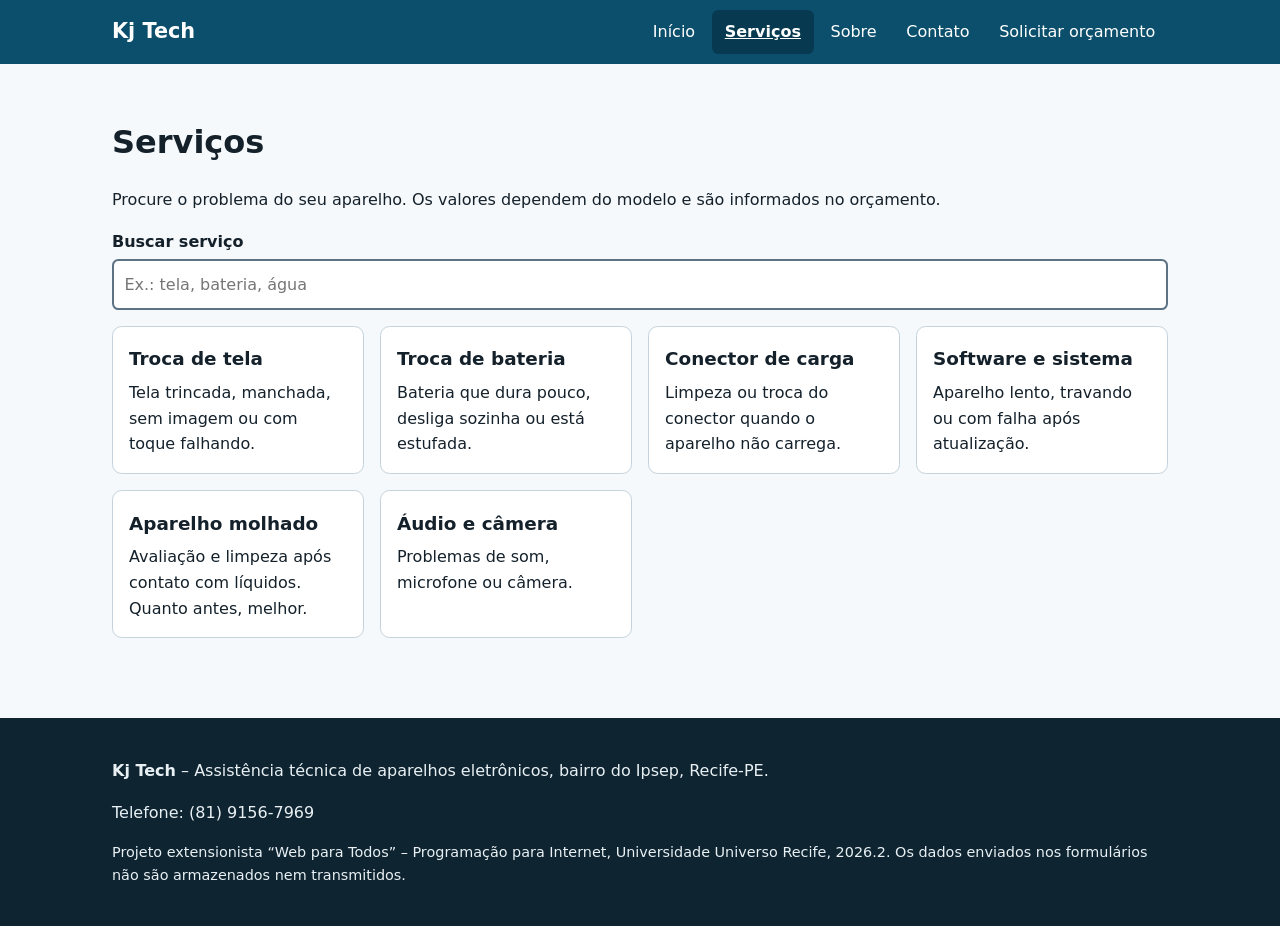
<file: entrega-3/servicos.html>
<!DOCTYPE html>
<html lang="pt-BR">
<head>
<meta charset="UTF-8">
<meta name="viewport" content="width=device-width, initial-scale=1">
<title>Serviços | Kj Tech – Assistência Técnica</title>
<meta name="description" content="Lista de serviços de assistência técnica da Kj Tech, com busca por palavra-chave.">
<link rel="stylesheet" href="css/style.css">
</head>
<body>
<a class="skip" href="#conteudo">Ir para o conteúdo principal</a>
<header class="topo">
  <div class="wrap topo-in">
    <a class="marca" href="index.html"><span>Kj Tech</span></a>
    <button class="menu-btn" aria-expanded="false" aria-controls="menu">Menu</button>
    <nav aria-label="Navegação principal"><ul id="menu" class="menu"><li><a href="index.html">Início</a></li><li><a href="servicos.html" aria-current="page">Serviços</a></li><li><a href="sobre.html">Sobre</a></li><li><a href="contato.html">Contato</a></li><li><a href="orcamento.html">Solicitar orçamento</a></li></ul></nav>
  </div>
</header>
<main id="conteudo">

<section class="wrap bloco">
  <h1>Serviços</h1>
  <p>Procure o problema do seu aparelho. Os valores dependem do modelo e são informados no orçamento.</p>
  <div class="campo">
    <label for="busca">Buscar serviço</label>
    <input id="busca" type="search" placeholder="Ex.: tela, bateria, água" autocomplete="off">
  </div>
  <p id="resultado" role="status" aria-live="polite" class="peq"></p>
  <ul class="cards" id="lista-servicos">
    <li class="card" data-busca="tela quebrada display touch imagem"><h2>Troca de tela</h2><p>Tela trincada, manchada, sem imagem ou com toque falhando.</p></li>
    <li class="card" data-busca="bateria descarrega desliga inchada"><h2>Troca de bateria</h2><p>Bateria que dura pouco, desliga sozinha ou está estufada.</p></li>
    <li class="card" data-busca="carga carregar conector usb tipo-c lightning"><h2>Conector de carga</h2><p>Limpeza ou troca do conector quando o aparelho não carrega.</p></li>
    <li class="card" data-busca="software sistema travando formatação atualização lento"><h2>Software e sistema</h2><p>Aparelho lento, travando ou com falha após atualização.</p></li>
    <li class="card" data-busca="água líquido molhou oxidação"><h2>Aparelho molhado</h2><p>Avaliação e limpeza após contato com líquidos. Quanto antes, melhor.</p></li>
    <li class="card" data-busca="alto-falante microfone câmera áudio som"><h2>Áudio e câmera</h2><p>Problemas de som, microfone ou câmera.</p></li>
  </ul>
  <p id="vazio" class="aviso" hidden>Não encontramos esse serviço na lista. Fale com a loja: pode ser que ele também seja atendido.</p>
</section>
</main>
<footer class="rodape">
  <div class="wrap">
    <p><strong>Kj Tech</strong> – Assistência técnica de aparelhos eletrônicos, bairro do Ipsep, Recife-PE.</p>
    <p>Telefone: <span data-contato="telefone">a confirmar</span></p>
    <p class="peq">Projeto extensionista “Web para Todos” – Programação para Internet, Universidade Universo Recife, 2026.2. Os dados enviados nos formulários não são armazenados nem transmitidos.</p>
  </div>
</footer>
<script src="js/config.js"></script>
<script src="js/main.js"></script>
</body>
</html>
</file>
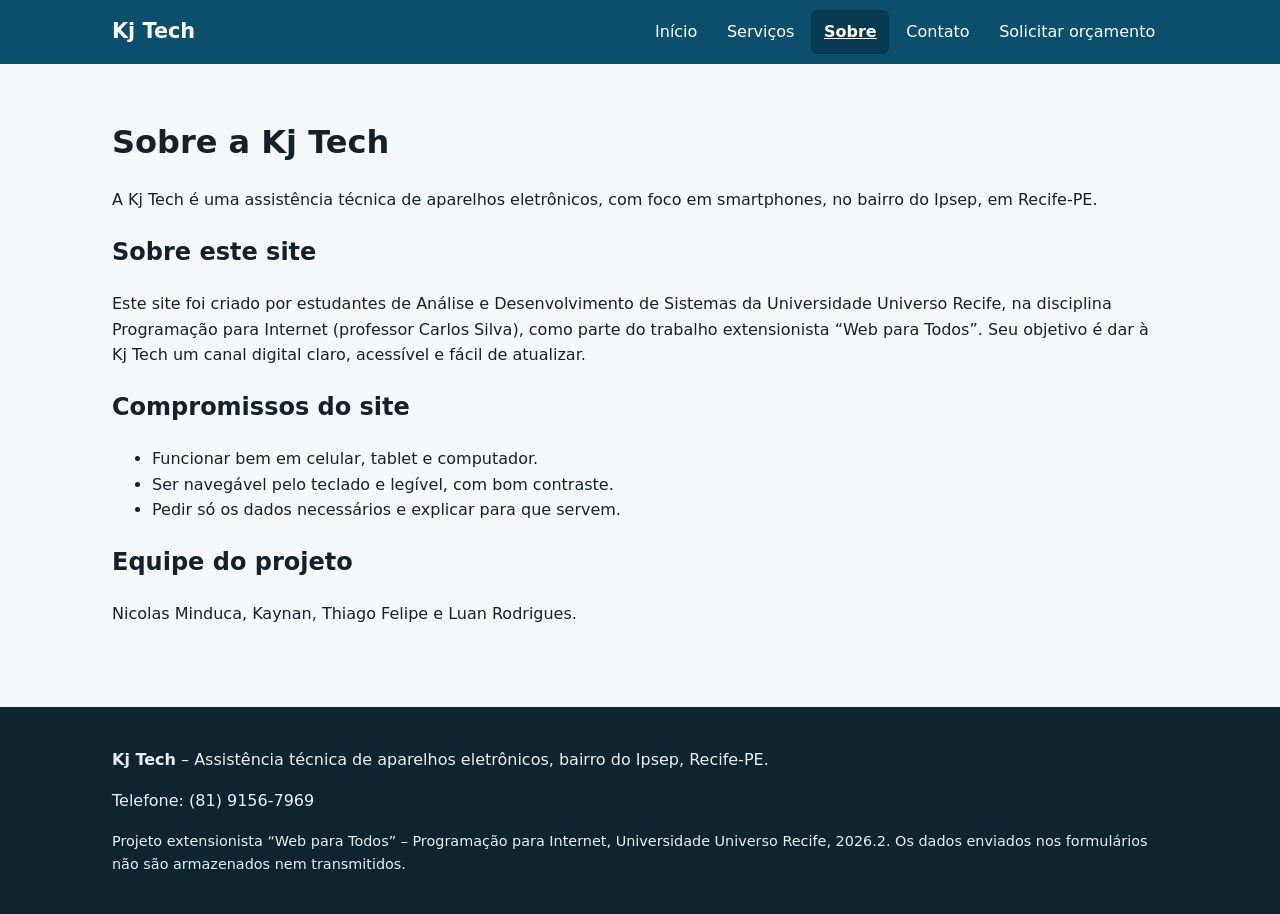
<file: entrega-3/sobre.html>
<!DOCTYPE html>
<html lang="pt-BR">
<head>
<meta charset="UTF-8">
<meta name="viewport" content="width=device-width, initial-scale=1">
<title>Sobre | Kj Tech – Assistência Técnica</title>
<meta name="description" content="Conheça a Kj Tech e o projeto extensionista Web para Todos.">
<link rel="stylesheet" href="css/style.css">
</head>
<body>
<a class="skip" href="#conteudo">Ir para o conteúdo principal</a>
<header class="topo">
  <div class="wrap topo-in">
    <a class="marca" href="index.html"><span>Kj Tech</span></a>
    <button class="menu-btn" aria-expanded="false" aria-controls="menu">Menu</button>
    <nav aria-label="Navegação principal"><ul id="menu" class="menu"><li><a href="index.html">Início</a></li><li><a href="servicos.html">Serviços</a></li><li><a href="sobre.html" aria-current="page">Sobre</a></li><li><a href="contato.html">Contato</a></li><li><a href="orcamento.html">Solicitar orçamento</a></li></ul></nav>
  </div>
</header>
<main id="conteudo">

<section class="wrap bloco">
  <h1>Sobre a Kj Tech</h1>
  <p>A Kj Tech é uma assistência técnica de aparelhos eletrônicos, com foco em smartphones, no bairro do Ipsep, em Recife-PE.</p>
  <h2>Sobre este site</h2>
  <p>Este site foi criado por estudantes de Análise e Desenvolvimento de Sistemas da Universidade Universo Recife, na disciplina Programação para Internet (professor Carlos Silva), como parte do trabalho extensionista “Web para Todos”. Seu objetivo é dar à Kj Tech um canal digital claro, acessível e fácil de atualizar.</p>
  <h2>Compromissos do site</h2>
  <ul>
    <li>Funcionar bem em celular, tablet e computador.</li>
    <li>Ser navegável pelo teclado e legível, com bom contraste.</li>
    <li>Pedir só os dados necessários e explicar para que servem.</li>
  </ul>
  <h2>Equipe do projeto</h2>
  <p>Nicolas Minduca, Kaynan, Thiago Felipe e Luan Rodrigues.</p>
</section>
</main>
<footer class="rodape">
  <div class="wrap">
    <p><strong>Kj Tech</strong> – Assistência técnica de aparelhos eletrônicos, bairro do Ipsep, Recife-PE.</p>
    <p>Telefone: <span data-contato="telefone">a confirmar</span></p>
    <p class="peq">Projeto extensionista “Web para Todos” – Programação para Internet, Universidade Universo Recife, 2026.2. Os dados enviados nos formulários não são armazenados nem transmitidos.</p>
  </div>
</footer>
<script src="js/config.js"></script>
<script src="js/main.js"></script>
</body>
</html>
</file>
<file: entrega-2/css/style.css>
/* KJ Tech Web – estilos globais
   Para trocar as cores do site, altere as variáveis abaixo. */
:root {
  --cor-primaria: #0b3d91;
  --cor-primaria-escura: #082b66;
  --cor-destaque: #ffd166;
  --cor-texto: #1a1a1a;
  --cor-fundo: #f5f7fb;
  --cor-card: #ffffff;
  --cor-borda: #c9d2e3;
  --cor-erro: #b00020;
  --cor-sucesso: #1b5e20;
  --raio: 10px;
}

* { box-sizing: border-box; }

html { scroll-behavior: smooth; }

body {
  margin: 0;
  font-family: system-ui, -apple-system, "Segoe UI", Roboto, Arial, sans-serif;
  font-size: 1.0625rem;
  line-height: 1.6;
  color: var(--cor-texto);
  background: var(--cor-fundo);
}

img { max-width: 100%; height: auto; }

a { color: var(--cor-primaria); }
a:hover { color: var(--cor-primaria-escura); }

/* Foco visível para navegação por teclado */
a:focus-visible, button:focus-visible, input:focus-visible,
select:focus-visible, textarea:focus-visible {
  outline: 3px solid var(--cor-destaque);
  outline-offset: 2px;
  box-shadow: 0 0 0 5px var(--cor-primaria);
}

.link-pular {
  position: absolute;
  left: -999px;
  top: 0;
  background: var(--cor-destaque);
  color: #000;
  padding: .75rem 1rem;
  z-index: 100;
}
.link-pular:focus { left: 0; }

.container { width: min(1100px, 92%); margin-inline: auto; }

/* Cabeçalho e menu */
.cabecalho { background: var(--cor-primaria); color: #fff; }
.cabecalho .container {
  display: flex;
  align-items: center;
  justify-content: space-between;
  flex-wrap: wrap;
  gap: .5rem;
  padding-block: .75rem;
}
.marca { font-size: 1.35rem; font-weight: 700; color: #fff; text-decoration: none; }
.marca span { color: var(--cor-destaque); }

.menu-botao {
  display: none;
  background: transparent;
  color: #fff;
  border: 2px solid #fff;
  border-radius: var(--raio);
  padding: .5rem .9rem;
  font-size: 1rem;
  cursor: pointer;
}

.menu ul { list-style: none; display: flex; gap: .25rem; margin: 0; padding: 0; flex-wrap: wrap; }
.menu a {
  display: block;
  color: #fff;
  text-decoration: none;
  padding: .55rem .9rem;
  border-radius: var(--raio);
}
.menu a:hover { background: var(--cor-primaria-escura); color: #fff; }
/* Página atual: sublinhado (não depende só de cor) */
.menu a[aria-current="page"] {
  background: var(--cor-primaria-escura);
  text-decoration: underline;
  text-underline-offset: 4px;
}

/* Botões */
.botao {
  display: inline-block;
  background: var(--cor-destaque);
  color: #1a1a1a;
  font-weight: 700;
  text-decoration: none;
  border: 2px solid var(--cor-destaque);
  padding: .75rem 1.4rem;
  border-radius: var(--raio);
  cursor: pointer;
  font-size: 1rem;
}
.botao:hover { background: #fff; color: #1a1a1a; }
.botao-secundario {
  background: transparent;
  color: #fff;
  border-color: #fff;
}
.botao-secundario:hover { background: #fff; color: var(--cor-primaria); }
.botao-azul { background: var(--cor-primaria); color: #fff; border-color: var(--cor-primaria); }
.botao-azul:hover { background: var(--cor-primaria-escura); color: #fff; }

/* Seções */
.heroi { background: linear-gradient(135deg, var(--cor-primaria), var(--cor-primaria-escura)); color: #fff; padding: 3.5rem 0; }
.heroi h1 { font-size: clamp(1.8rem, 5vw, 2.8rem); line-height: 1.2; margin: 0 0 1rem; }
.heroi p { max-width: 60ch; font-size: 1.15rem; }
.heroi .acoes { display: flex; gap: .75rem; flex-wrap: wrap; margin-top: 1.5rem; }

.titulo-pagina { background: var(--cor-primaria); color: #fff; padding: 2rem 0; }
.titulo-pagina h1 { margin: 0; font-size: clamp(1.6rem, 4vw, 2.2rem); }

main section { padding: 2.5rem 0; }
h2 { color: var(--cor-primaria-escura); font-size: 1.6rem; margin-top: 0; }

.grade { display: grid; grid-template-columns: repeat(auto-fit, minmax(240px, 1fr)); gap: 1.25rem; }
.card {
  background: var(--cor-card);
  border: 1px solid var(--cor-borda);
  border-radius: var(--raio);
  padding: 1.25rem;
}
.card h3 { margin-top: 0; color: var(--cor-primaria); }
.card .botao { margin-top: .5rem; }

.aviso {
  background: #fff8e1;
  border-left: 6px solid var(--cor-destaque);
  padding: .9rem 1.1rem;
  border-radius: 0 var(--raio) var(--raio) 0;
}

/* Formulário */
.formulario { background: var(--cor-card); border: 1px solid var(--cor-borda); border-radius: var(--raio); padding: 1.5rem; max-width: 640px; }
.campo { margin-bottom: 1.1rem; }
.campo label { display: block; font-weight: 600; margin-bottom: .3rem; }
.campo .obrigatorio { color: var(--cor-erro); }
.campo input[type="text"], .campo input[type="tel"], .campo input[type="email"],
.campo select, .campo textarea {
  width: 100%;
  padding: .7rem;
  font: inherit;
  border: 2px solid #6b7a99;
  border-radius: var(--raio);
  background: #fff;
}
.campo .ajuda { font-size: .9rem; color: #444; margin: .25rem 0 0; }
.campo .erro { color: var(--cor-erro); font-weight: 600; margin: .3rem 0 0; min-height: 1.2em; }
.campo .erro::before { content: ""; }
.campo.invalido input, .campo.invalido select, .campo.invalido textarea { border-color: var(--cor-erro); }
.campo-check label { font-weight: 400; display: flex; gap: .5rem; align-items: flex-start; }
.campo-check input { margin-top: .35rem; width: 1.2rem; height: 1.2rem; }

.mensagem { padding: 1rem; border-radius: var(--raio); margin-top: 1rem; font-weight: 600; }
.mensagem.sucesso { background: #e8f5e9; color: var(--cor-sucesso); border: 2px solid var(--cor-sucesso); }
.mensagem.falha { background: #fdecea; color: var(--cor-erro); border: 2px solid var(--cor-erro); }
.oculto { display: none; }

/* Rodapé */
.rodape { background: var(--cor-primaria-escura); color: #fff; padding: 1.5rem 0; margin-top: 2rem; font-size: .95rem; }
.rodape a { color: var(--cor-destaque); }

/* Responsividade */
@media (max-width: 720px) {
  .menu-botao { display: inline-block; }
  .menu { width: 100%; display: none; }
  .menu.aberto { display: block; }
  .menu ul { flex-direction: column; }
  .heroi { padding: 2.5rem 0; }
}

@media (prefers-reduced-motion: reduce) {
  html { scroll-behavior: auto; }
}
</file>
<file: entrega-3/css/style.css>
:root{--azul:#0b4f6c;--azul-esc:#073a50;--fundo:#f6f9fb;--texto:#14212b;--borda:#c5d3dc;--erro:#a4161a;--ok:#116530}
*{box-sizing:border-box}
html{font-size:100%}
body{margin:0;font-family:system-ui,-apple-system,"Segoe UI",Arial,sans-serif;line-height:1.6;color:var(--texto);background:var(--fundo)}
.wrap{max-width:68rem;margin:0 auto;padding:0 1rem}
.estreito{max-width:40rem}
.sr{position:absolute;width:1px;height:1px;overflow:hidden;clip:rect(0 0 0 0)}
.skip{position:absolute;left:-999px;top:0;background:#fff;color:var(--azul-esc);padding:.75rem 1rem;z-index:10}
.skip:focus{left:0}
a{color:var(--azul)}
:focus-visible{outline:3px solid #ffb703;outline-offset:2px}
.topo{background:var(--azul);color:#fff}
.topo-in{display:flex;flex-wrap:wrap;align-items:center;justify-content:space-between;gap:.5rem;padding-top:.6rem;padding-bottom:.6rem}
.marca{display:flex;align-items:center;gap:.6rem;color:#fff;text-decoration:none;font-weight:700;font-size:1.3rem}
.menu{list-style:none;margin:0;padding:0;display:flex;flex-wrap:wrap;gap:.25rem}
.menu a{display:block;color:#fff;text-decoration:none;padding:.6rem .8rem;border-radius:.4rem}
.menu a:hover{background:var(--azul-esc);text-decoration:underline}
.menu a[aria-current="page"]{background:var(--azul-esc);font-weight:700;text-decoration:underline}
.menu-btn{display:none;background:var(--azul-esc);color:#fff;border:2px solid #fff;border-radius:.4rem;padding:.55rem .9rem;font:inherit;cursor:pointer}
.hero{background:linear-gradient(135deg,#0b4f6c,#1b7a9c);color:#fff;padding:3rem 0}
.hero h1{margin:0 0 .5rem;font-size:2.2rem;line-height:1.2}
.lead{font-size:1.15rem;max-width:42rem}
.bloco{padding-top:2rem;padding-bottom:2rem}
h1{font-size:2rem;line-height:1.2}
.btn{display:inline-block;background:#ffb703;color:#14212b;font-weight:700;border:2px solid #ffb703;border-radius:.5rem;padding:.7rem 1.2rem;text-decoration:none;font-size:1rem;cursor:pointer;font-family:inherit}
.btn:hover{background:#ffc83d}
.btn.sec{background:transparent;color:inherit;border-color:currentColor}
.bloco .btn.sec{color:var(--azul)}
.passos{padding-left:1.4rem}.passos li{margin:.4rem 0}
.cards{list-style:none;padding:0;margin:1rem 0;display:grid;grid-template-columns:repeat(auto-fit,minmax(15rem,1fr));gap:1rem}
.card{background:#fff;border:1px solid var(--borda);border-radius:.6rem;padding:1rem}
.card h2,.card h3{margin:.1rem 0 .4rem;font-size:1.15rem}
.card p{margin:0}
.campo{margin:1rem 0}
label{display:block;font-weight:600;margin-bottom:.3rem}
input[type=text],input[type=search],select,textarea{width:100%;padding:.65rem;font:inherit;border:2px solid #5d7384;border-radius:.4rem;background:#fff;color:var(--texto)}
.check{display:grid;grid-template-columns:auto 1fr;gap:.2rem .6rem;align-items:start}
.check input{width:1.3rem;height:1.3rem;margin-top:.25rem}.check label{margin:0;font-weight:400}.check .erro{grid-column:2}
.erro{color:var(--erro);font-weight:600;margin:.3rem 0 0}
.erro::before{content:"Erro: "}
.erro-geral{border:2px solid var(--erro);color:var(--erro);padding:.7rem;border-radius:.4rem;font-weight:600}
input[aria-invalid=true],select[aria-invalid=true],textarea[aria-invalid=true]{border-color:var(--erro);border-width:3px}
.ok{border:2px solid var(--ok);background:#e9f7ee;padding:1rem;border-radius:.5rem}
.ok h2{margin-top:0;color:var(--ok)}
.aviso{background:#fff4d6;border:1px solid #d9a400;padding:.7rem;border-radius:.4rem}
.dados dt{font-weight:700;margin-top:1rem}.dados dd{margin:.2rem 0 0}
.peq{font-size:.9rem}
.rodape{background:#0e2430;color:#e8f0f4;padding:1.5rem 0;margin-top:2rem}
.rodape a{color:#ffd166}
[hidden]{display:none!important}
@media (max-width:42rem){
  .menu-btn{display:inline-block}
  .menu{display:none;flex-direction:column;width:100%}
  .menu.aberto{display:flex}
  .topo nav{width:100%}
  .hero h1{font-size:1.7rem}
}
@media (prefers-reduced-motion:reduce){*{scroll-behavior:auto!important;transition:none!important}}
</file>
